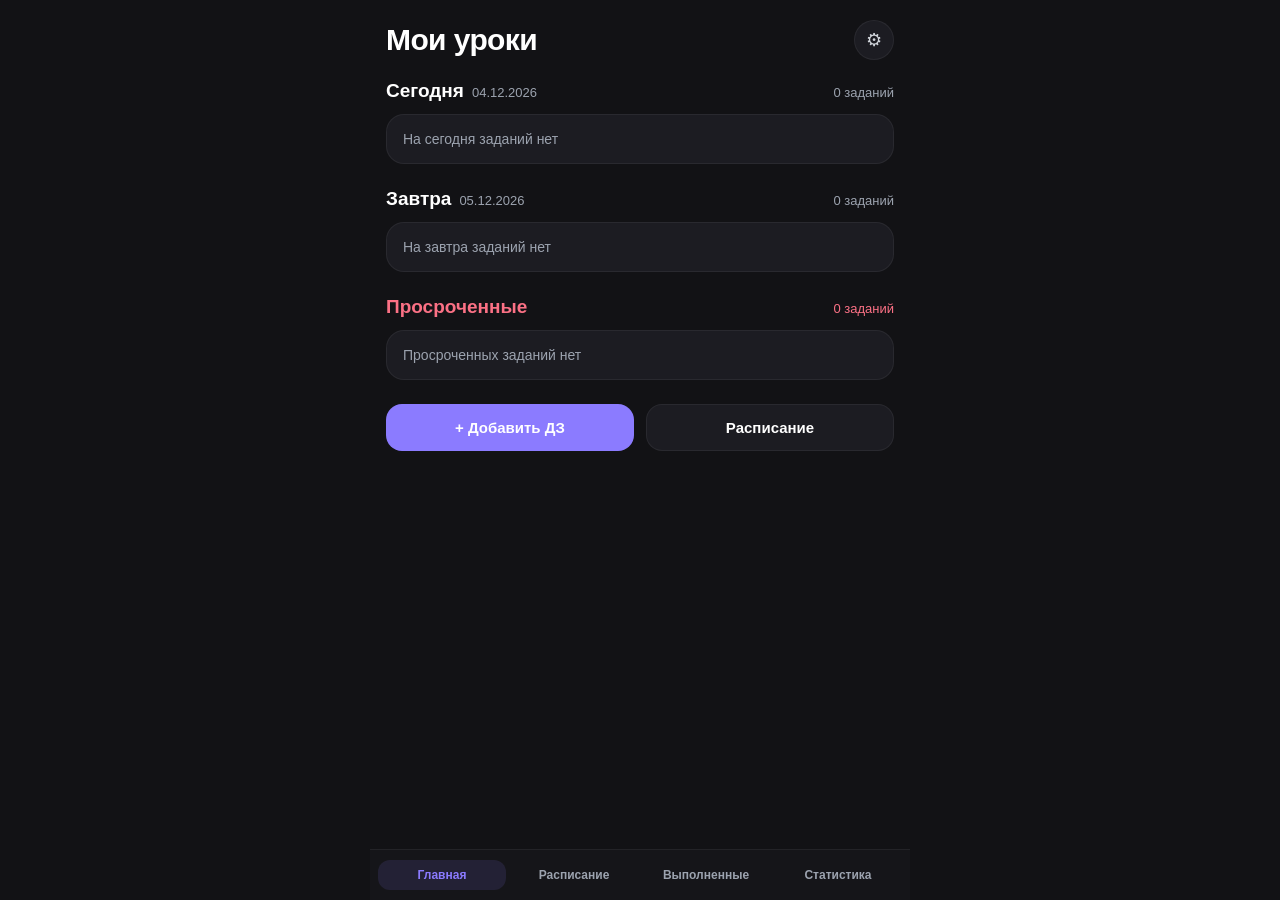
<file: index.html>
<!DOCTYPE html>
<html lang="ru">
<head>
  <meta charset="UTF-8" />
  <meta name="viewport" content="width=device-width, initial-scale=1.0, maximum-scale=1.0, user-scalable=no" />
  <meta name="theme-color" content="#121215" />
  <title>Study Planner</title>
  <link rel="stylesheet" href="style.css" />
</head>
<body>
  <div class="app-shell">
    <header class="top-header">
      <h1 id="pageTitle">Мои уроки</h1>
      <button type="button" id="openSettingsBtn" class="icon-btn" aria-label="Settings">⚙</button>
    </header>

    <main id="mainContent"></main>

    <nav class="bottom-nav" id="bottomNav"></nav>
  </div>

  <!-- Модальное окно: Добавить / Редактировать ДЗ -->
  <div id="taskModal" class="modal-backdrop hidden">
    <form id="taskForm" class="modal-sheet" novalidate>
      <div class="modal-header">
        <button type="button" id="closeTaskModalBtn" class="circle-btn">←</button>
        <h2 id="taskModalTitle">Добавить ДЗ</h2>
        <button type="button" id="deleteTaskBtn" class="circle-btn danger hidden">✕</button>
      </div>

      <div id="subjectCard" class="field-card">
        <label id="lblSubject" for="inputSubject">Предмет</label>
        <input type="text" id="inputSubject" autocomplete="off" placeholder="Например: Алгебра, Химия..." />
        <div id="subjectChips" class="chips-row"></div>
      </div>

      <div id="descCard" class="field-card">
        <label id="lblDesc" for="inputDesc">Что задали</label>
        <textarea id="inputDesc" rows="2" placeholder="Например: №145, 146 или параграф 12..."></textarea>
      </div>

      <div class="date-cards-row">
        <button type="button" id="pickAssignedBtn" class="date-card">
          <span class="date-card-label" id="lblAssigned">Когда задали</span>
          <strong id="valAssigned">--.--.----</strong>
        </button>
        <button type="button" id="pickDueBtn" class="date-card active">
          <span class="date-card-label" id="lblDue">К какому числу</span>
          <strong id="valDue">--.--.----</strong>
        </button>
      </div>

      <button type="submit" id="saveTaskBtn" class="primary-btn full-width">Сохранить</button>

      <div class="calendar-box">
        <div class="calendar-header">
          <span id="lblSelectDate">Выберите дату</span>
          <div class="calendar-nav">
            <button type="button" id="prevMonthBtn" class="mini-btn">‹</button>
            <span id="calMonthLabel">Ноябрь 2026</span>
            <button type="button" id="nextMonthBtn" class="mini-btn">›</button>
          </div>
        </div>
        <div id="calWeekdays" class="calendar-weekdays"></div>
        <div id="calGrid" class="calendar-grid"></div>
      </div>
    </form>
  </div>

  <!-- Модальное окно: Редактирование пары в расписании -->
  <div id="slotModal" class="modal-backdrop hidden">
    <div class="modal-sheet">
      <div class="modal-header">
        <div>
          <h2 id="slotModalTitle">Понедельник • 1 пара</h2>
          <p id="slotModalSub" class="muted-small">Неделя 1 из 18</p>
        </div>
        <button type="button" id="closeSlotModalBtn" class="circle-btn">✕</button>
      </div>

      <label class="toggle-card">
        <span id="lblMarkWindow">Отметить как «Окно» (свободная пара)</span>
        <input type="checkbox" id="slotWindowCheck" />
      </label>

      <div id="slotSubjectBox" class="field-card">
        <label id="lblSlotSubject" for="slotSubjectInput">Предмет</label>
        <input type="text" id="slotSubjectInput" autocomplete="off" placeholder="Например: Алгебра, Химия..." />
      </div>

      <div class="scope-section">
        <div id="lblApplyWeeks" class="section-label">На какие недели применить?</div>
        <div id="weekModesGrid" class="modes-grid"></div>

        <div id="rangeControls" class="range-grid hidden">
          <div class="field-card compact">
            <label id="lblFromWeek" for="rangeStartSelect">С недели</label>
            <select id="rangeStartSelect"></select>
          </div>
          <div class="field-card compact">
            <label id="lblToWeek" for="rangeEndSelect">По неделю</label>
            <select id="rangeEndSelect"></select>
          </div>
        </div>

        <div id="specificWeeksGrid" class="weeks-picker hidden"></div>
      </div>

      <div id="existingRulesBox" class="rules-section hidden">
        <div id="lblActiveRules" class="muted-small">Правила для этой пары:</div>
        <div id="existingRulesList" class="chips-row"></div>
      </div>

      <div class="modal-footer-row">
        <button type="button" id="clearSlotBtn" class="secondary-btn">Очистить пару</button>
        <button type="button" id="saveSlotBtn" class="primary-btn flex-1">Сохранить</button>
      </div>
    </div>
  </div>

  <!-- Модальное окно: Настройки -->
  <div id="settingsModal" class="modal-backdrop hidden">
    <div class="modal-sheet">
      <div class="modal-header">
        <h2 id="settingsTitle">Настройки</h2>
        <button type="button" id="closeSettingsBtn" class="circle-btn">✕</button>
      </div>

      <div class="scope-section">
        <div id="lblLanguage" class="muted-small">Язык интерфейса</div>
        <div id="langButtons" class="lang-grid"></div>
      </div>

      <div class="date-cards-row">
        <button type="button" id="exportJsonBtn" class="secondary-btn">Экспорт JSON</button>
        <label class="secondary-btn file-label">
          <span id="lblImportJson">Импорт JSON</span>
          <input type="file" id="importJsonInput" accept="application/json" hidden />
        </label>
      </div>

      <button type="button" id="resetAllBtn" class="danger-btn full-width">Сбросить все данные</button>
    </div>
  </div>

  <script src="script.js"></script>
</body>
</html>
</file>
<file: style.css>
* {
  box-sizing: border-box;
  -webkit-tap-highlight-color: transparent;
}

:root {
  --bg: #121215;
  --surface: #1c1c22;
  --surface-2: #25252e;
  --surface-modal: #18181e;
  --accent: #8b7bff;
  --accent-hover: #7a69f5;
  --text: #ffffff;
  --text-muted: #9ca3af;
  --text-dim: #6b7280;
  --danger: #fb7185;
  --amber: #fcd34d;
  --border: rgba(255, 255, 255, 0.06);
}

html,
body {
  margin: 0;
  padding: 0;
  background: var(--bg);
  color: var(--text);
  font-family: -apple-system, BlinkMacSystemFont, "SF Pro Display", "Segoe UI", Roboto, sans-serif;
}

.hidden {
  display: none !important;
}

.app-shell {
  width: 100%;
  max-width: 540px;
  min-height: 100dvh;
  margin: 0 auto;
  padding: 20px 16px 104px;
}

.top-header {
  display: flex;
  align-items: center;
  justify-content: space-between;
  margin-bottom: 20px;
}

.top-header h1 {
  margin: 0;
  font-size: 30px;
  font-weight: 700;
  letter-spacing: -0.02em;
}

.icon-btn {
  width: 40px;
  height: 40px;
  border-radius: 999px;
  background: var(--surface);
  border: 1px solid var(--border);
  color: #d1d5db;
  font-size: 18px;
  cursor: pointer;
}

.icon-btn:hover {
  color: #fff;
}

.section-block {
  margin-bottom: 24px;
}

.section-head {
  display: flex;
  align-items: baseline;
  justify-content: space-between;
  margin-bottom: 12px;
}

.section-head-left {
  display: flex;
  align-items: baseline;
  gap: 8px;
}

.section-head h2 {
  margin: 0;
  font-size: 19px;
  font-weight: 700;
}

.section-head.danger h2,
.section-head.danger .count-text {
  color: var(--danger);
}

.date-sub,
.count-text,
.muted-small {
  font-size: 13px;
  color: var(--text-muted);
}

.empty-card {
  background: var(--surface);
  border: 1px solid var(--border);
  border-radius: 18px;
  padding: 16px;
  font-size: 14px;
  color: var(--text-muted);
}

.stack-list {
  display: flex;
  flex-direction: column;
  gap: 12px;
}

.task-card {
  background: var(--surface);
  border: 1px solid var(--border);
  border-radius: 18px;
  padding: 16px;
}

.task-top {
  display: flex;
  align-items: flex-start;
  justify-content: space-between;
  gap: 12px;
}

.task-body-btn {
  display: flex;
  align-items: flex-start;
  gap: 12px;
  flex: 1;
  min-width: 0;
  background: none;
  border: none;
  padding: 0;
  color: inherit;
  text-align: left;
  cursor: pointer;
}

.subject-avatar {
  width: 44px;
  height: 44px;
  border-radius: 14px;
  background: #272730;
  color: var(--accent);
  font-weight: 700;
  font-size: 16px;
  display: flex;
  align-items: center;
  justify-content: center;
  flex-shrink: 0;
}

.task-info {
  min-width: 0;
  flex: 1;
}

.task-title-row {
  display: flex;
  align-items: center;
  gap: 8px;
  flex-wrap: wrap;
}

.task-subject {
  font-size: 16px;
  font-weight: 600;
}

.task-subject.done,
.task-desc.done {
  text-decoration: line-through;
  color: var(--text-dim);
}

.badge-progress {
  font-size: 11px;
  padding: 2px 8px;
  border-radius: 999px;
  background: rgba(245, 158, 11, 0.16);
  color: var(--amber);
  font-weight: 500;
}

.task-desc {
  margin: 4px 0 0;
  font-size: 14px;
  color: #d1d5db;
  word-break: break-word;
}

.task-due {
  margin-top: 8px;
  font-size: 12px;
  color: var(--text-muted);
}

.task-due.overdue {
  color: var(--danger);
  font-weight: 600;
}

.check-circle {
  width: 28px;
  height: 28px;
  border-radius: 999px;
  border: 2px solid #6b7280;
  background: transparent;
  color: #fff;
  font-size: 13px;
  font-weight: 700;
  display: flex;
  align-items: center;
  justify-content: center;
  flex-shrink: 0;
  margin-top: 2px;
  cursor: pointer;
}

.check-circle.checked {
  background: var(--accent);
  border-color: var(--accent);
}

.task-actions {
  display: flex;
  gap: 8px;
  margin-top: 14px;
  padding-top: 12px;
  border-top: 1px solid var(--border);
}

.status-btn {
  flex: 1;
  padding: 8px 10px;
  border-radius: 12px;
  border: 1px solid transparent;
  background: var(--surface-2);
  color: #e5e7eb;
  font-size: 13px;
  font-weight: 500;
  cursor: pointer;
}

.status-btn.active-done {
  background: var(--accent);
  color: #fff;
}

.status-btn.active-progress {
  background: rgba(245, 158, 11, 0.22);
  border-color: rgba(251, 191, 36, 0.4);
  color: #fde68a;
}

.home-actions-grid {
  display: grid;
  grid-template-columns: 1fr 1fr;
  gap: 12px;
  margin-top: 8px;
}

.primary-btn,
.secondary-btn,
.danger-btn {
  padding: 14px 16px;
  border-radius: 16px;
  font-size: 15px;
  font-weight: 600;
  border: none;
  cursor: pointer;
  text-align: center;
}

.primary-btn {
  background: var(--accent);
  color: #fff;
}

.primary-btn:hover {
  background: var(--accent-hover);
}

.secondary-btn {
  background: var(--surface);
  color: #fff;
  border: 1px solid var(--border);
}

.danger-btn {
  background: rgba(244, 63, 94, 0.16);
  color: #fda4af;
}

.full-width {
  width: 100%;
}

.flex-1 {
  flex: 1;
}

/* Schedule */
.weeks-strip {
  display: flex;
  gap: 8px;
  overflow-x: auto;
  padding-bottom: 4px;
  margin-bottom: 14px;
  scrollbar-width: none;
}

.weeks-strip::-webkit-scrollbar {
  display: none;
}

.week-pill {
  padding: 8px 14px;
  border-radius: 16px;
  background: var(--surface);
  border: none;
  color: #d1d5db;
  font-size: 13px;
  font-weight: 600;
  flex-shrink: 0;
  display: flex;
  flex-direction: column;
  align-items: center;
  cursor: pointer;
}

.week-pill.active {
  background: var(--accent);
  color: #fff;
}

.week-dot {
  width: 6px;
  height: 6px;
  border-radius: 999px;
  margin-top: 4px;
  background: transparent;
}

.week-dot.has-rule {
  background: var(--accent);
}

.week-pill.active .week-dot.has-rule {
  background: #fff;
}

.days-grid {
  display: grid;
  grid-template-columns: repeat(5, 1fr);
  gap: 8px;
  margin-bottom: 14px;
}

.day-btn {
  padding: 10px 0;
  border-radius: 16px;
  background: var(--surface);
  border: none;
  color: var(--text-muted);
  font-size: 14px;
  font-weight: 600;
  cursor: pointer;
}

.day-btn.active {
  background: var(--accent);
  color: #fff;
}

.pair-card {
  background: var(--surface);
  border: 1px solid var(--border);
  border-radius: 18px;
  padding: 14px;
  display: flex;
  align-items: center;
  justify-content: space-between;
  gap: 10px;
}

.pair-main-btn {
  display: flex;
  align-items: center;
  gap: 14px;
  flex: 1;
  min-width: 0;
  background: none;
  border: none;
  padding: 0;
  color: inherit;
  text-align: left;
  cursor: pointer;
}

.pair-num {
  width: 36px;
  height: 36px;
  border-radius: 12px;
  background: #262630;
  color: var(--accent);
  font-weight: 700;
  font-size: 14px;
  display: flex;
  align-items: center;
  justify-content: center;
  flex-shrink: 0;
}

.pair-title {
  font-size: 15px;
  font-weight: 600;
  white-space: nowrap;
  overflow: hidden;
  text-overflow: ellipsis;
}

.pair-title.empty {
  color: var(--text-dim);
}

.pair-title.window {
  color: var(--text-muted);
}

.pair-sub {
  font-size: 12px;
  color: var(--text-dim);
  margin-top: 2px;
}

.quick-hw-btn {
  padding: 6px 10px;
  border-radius: 12px;
  background: #272732;
  border: none;
  color: var(--accent);
  font-size: 12px;
  font-weight: 600;
  flex-shrink: 0;
  cursor: pointer;
}

/* Stats */
.stats-grid {
  display: grid;
  grid-template-columns: 1fr 1fr;
  gap: 12px;
}

.stat-card {
  background: var(--surface);
  border: 1px solid var(--border);
  border-radius: 18px;
  padding: 16px;
}

.stat-card.wide {
  grid-column: span 2;
}

.stat-val {
  font-size: 28px;
  font-weight: 700;
  margin-top: 4px;
}

.stat-val.accent {
  color: var(--accent);
}

.stat-val.amber {
  color: var(--amber);
}

.stat-val.subject {
  font-size: 18px;
}

/* Bottom Nav */
.bottom-nav {
  position: fixed;
  bottom: 0;
  left: 50%;
  transform: translateX(-50%);
  width: 100%;
  max-width: 540px;
  background: rgba(22, 22, 27, 0.96);
  backdrop-filter: blur(10px);
  border-top: 1px solid var(--border);
  padding: 10px 8px;
  display: grid;
  grid-template-columns: repeat(4, 1fr);
  gap: 4px;
  z-index: 40;
}

.nav-btn {
  padding: 8px 4px;
  border-radius: 12px;
  background: transparent;
  border: none;
  color: var(--text-muted);
  font-size: 12px;
  font-weight: 600;
  cursor: pointer;
}

.nav-btn.active {
  color: var(--accent);
  background: rgba(139, 123, 255, 0.12);
}

/* Modals */
.modal-backdrop {
  position: fixed;
  inset: 0;
  background: rgba(0, 0, 0, 0.78);
  backdrop-filter: blur(4px);
  z-index: 60;
  display: flex;
  align-items: flex-end;
  justify-content: center;
  padding: 12px;
  overflow-y: auto;
}

@media (min-width: 600px) {
  .modal-backdrop {
    align-items: center;
  }
}

.modal-sheet {
  width: 100%;
  max-width: 500px;
  max-height: 90dvh;
  overflow-y: auto;
  background: var(--surface-modal);
  border: 1px solid rgba(255, 255, 255, 0.08);
  border-radius: 24px;
  padding: 16px;
  display: flex;
  flex-direction: column;
  gap: 12px;
}

.modal-header {
  display: flex;
  align-items: center;
  justify-content: space-between;
}

.modal-header h2 {
  margin: 0;
  font-size: 18px;
  font-weight: 700;
}

.circle-btn {
  width: 36px;
  height: 36px;
  border-radius: 999px;
  background: #24242d;
  border: none;
  color: #d1d5db;
  font-weight: 700;
  cursor: pointer;
}

.circle-btn.danger {
  background: rgba(244, 63, 94, 0.16);
  color: var(--danger);
}

.field-card {
  background: var(--surface);
  border: 1px solid var(--border);
  border-radius: 18px;
  padding: 14px;
  transition: border-color 0.15s ease;
}

.field-card.error-ring {
  border-color: var(--danger);
}

.field-card.compact {
  padding: 10px 12px;
}

.field-card label {
  display: block;
  font-size: 12px;
  color: var(--text-muted);
  margin-bottom: 6px;
}

.field-card input,
.field-card textarea,
.field-card select {
  width: 100%;
  background: transparent;
  border: none;
  color: #fff;
  font-size: 15px;
  font-family: inherit;
  outline: none;
  resize: none;
}

.field-card select {
  background: #262630;
  color: #fff;
  padding: 6px 8px;
  border-radius: 10px;
  font-size: 13px;
}

.field-card select option {
  background: #1c1c22;
  color: #fff;
}

.chips-row {
  display: flex;
  flex-wrap: wrap;
  gap: 6px;
  margin-top: 10px;
}

.chip-btn {
  padding: 5px 10px;
  border-radius: 12px;
  background: #262630;
  border: none;
  color: #d1d5db;
  font-size: 12px;
  cursor: pointer;
}

.rule-chip {
  display: inline-flex;
  align-items: center;
  gap: 6px;
  padding: 5px 10px;
  border-radius: 12px;
  background: #24242e;
  font-size: 12px;
  color: #e5e7eb;
}

.rule-chip button {
  background: none;
  border: none;
  color: var(--text-muted);
  font-weight: 700;
  cursor: pointer;
}

.date-cards-row,
.range-grid,
.modes-grid {
  display: grid;
  grid-template-columns: 1fr 1fr;
  gap: 10px;
}

.lang-grid {
  display: grid;
  grid-template-columns: repeat(3, 1fr);
  gap: 8px;
  margin-top: 8px;
}

.date-card {
  background: var(--surface);
  border: 1px solid var(--border);
  border-radius: 18px;
  padding: 12px;
  text-align: left;
  color: #fff;
  cursor: pointer;
}

.date-card.active {
  background: #22222c;
  border-color: var(--accent);
}

.date-card-label {
  display: block;
  font-size: 11px;
  color: var(--text-muted);
}

.date-card strong {
  display: block;
  margin-top: 4px;
  font-size: 14px;
}

.calendar-box {
  background: var(--surface);
  border: 1px solid var(--border);
  border-radius: 18px;
  padding: 14px;
}

.calendar-header {
  display: flex;
  align-items: center;
  justify-content: space-between;
  margin-bottom: 10px;
  font-size: 14px;
  font-weight: 600;
}

.calendar-nav {
  display: flex;
  align-items: center;
  gap: 8px;
}

.mini-btn {
  width: 28px;
  height: 28px;
  border-radius: 8px;
  background: #272731;
  border: none;
  color: #fff;
  cursor: pointer;
}

.calendar-weekdays,
.calendar-grid {
  display: grid;
  grid-template-columns: repeat(7, 1fr);
  gap: 4px;
  text-align: center;
}

.calendar-weekdays {
  font-size: 11px;
  color: var(--text-dim);
  margin-bottom: 6px;
}

.cal-day-btn {
  height: 32px;
  border-radius: 10px;
  background: transparent;
  border: none;
  color: #e5e7eb;
  font-size: 13px;
  font-weight: 500;
  cursor: pointer;
}

.cal-day-btn.selected {
  background: var(--accent);
  color: #fff;
}

.toggle-card {
  display: flex;
  align-items: center;
  justify-content: space-between;
  gap: 12px;
  background: var(--surface);
  border: 1px solid var(--border);
  border-radius: 16px;
  padding: 14px;
  font-size: 14px;
  cursor: pointer;
}

.toggle-card input {
  width: 18px;
  height: 18px;
  accent-color: var(--accent);
}

.section-label {
  font-size: 13px;
  font-weight: 600;
  color: #d1d5db;
  margin-bottom: 8px;
}

.mode-btn {
  padding: 10px 12px;
  border-radius: 12px;
  background: var(--surface);
  border: 1px solid var(--border);
  color: #d1d5db;
  font-size: 13px;
  font-weight: 500;
  text-align: left;
  cursor: pointer;
}

.mode-btn.active {
  background: rgba(139, 123, 255, 0.2);
  border-color: var(--accent);
  color: #fff;
}

.weeks-picker {
  display: flex;
  flex-wrap: wrap;
  gap: 6px;
  margin-top: 10px;
}

.week-num-btn {
  width: 36px;
  height: 36px;
  border-radius: 12px;
  background: var(--surface);
  border: none;
  color: var(--text-muted);
  font-size: 13px;
  font-weight: 600;
  cursor: pointer;
}

.week-num-btn.active {
  background: var(--accent);
  color: #fff;
}

.modal-footer-row {
  display: flex;
  gap: 8px;
  margin-top: 4px;
}

.file-label {
  display: flex;
  align-items: center;
  justify-content: center;
}
</file>
